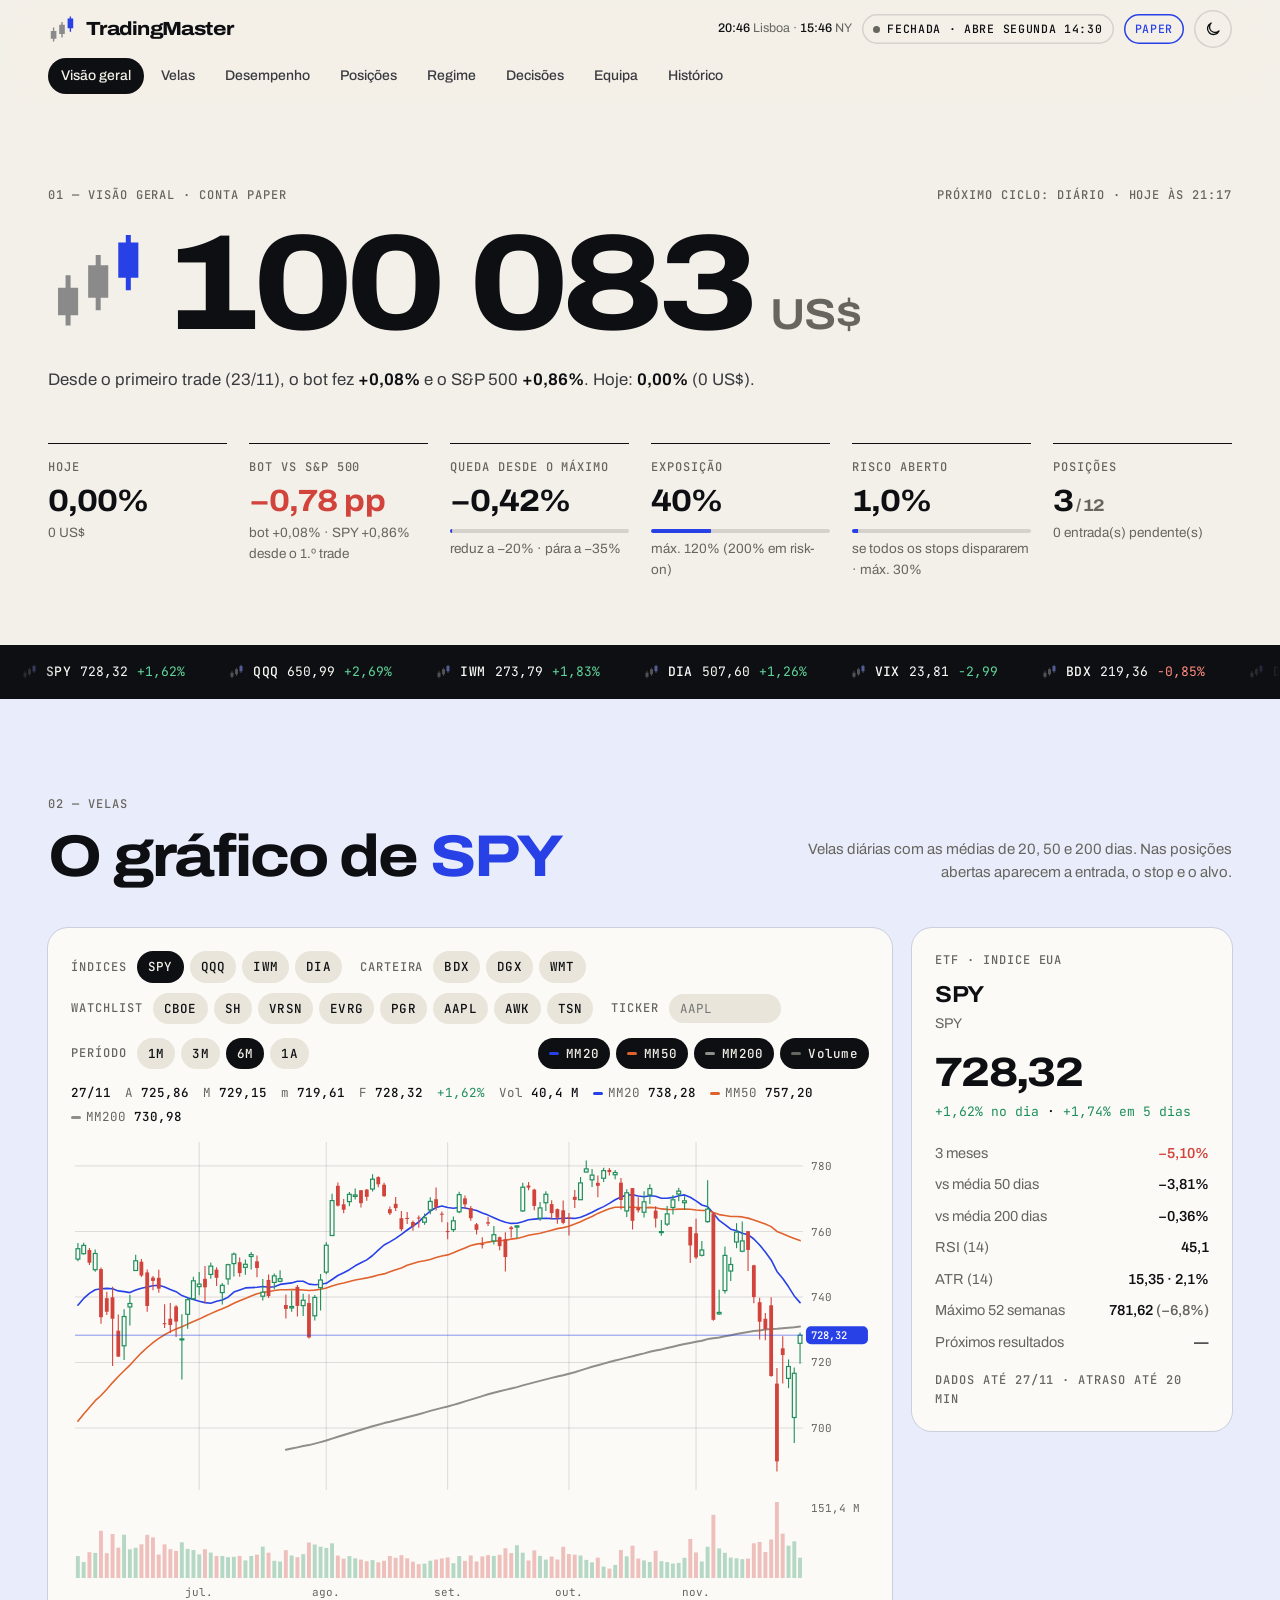
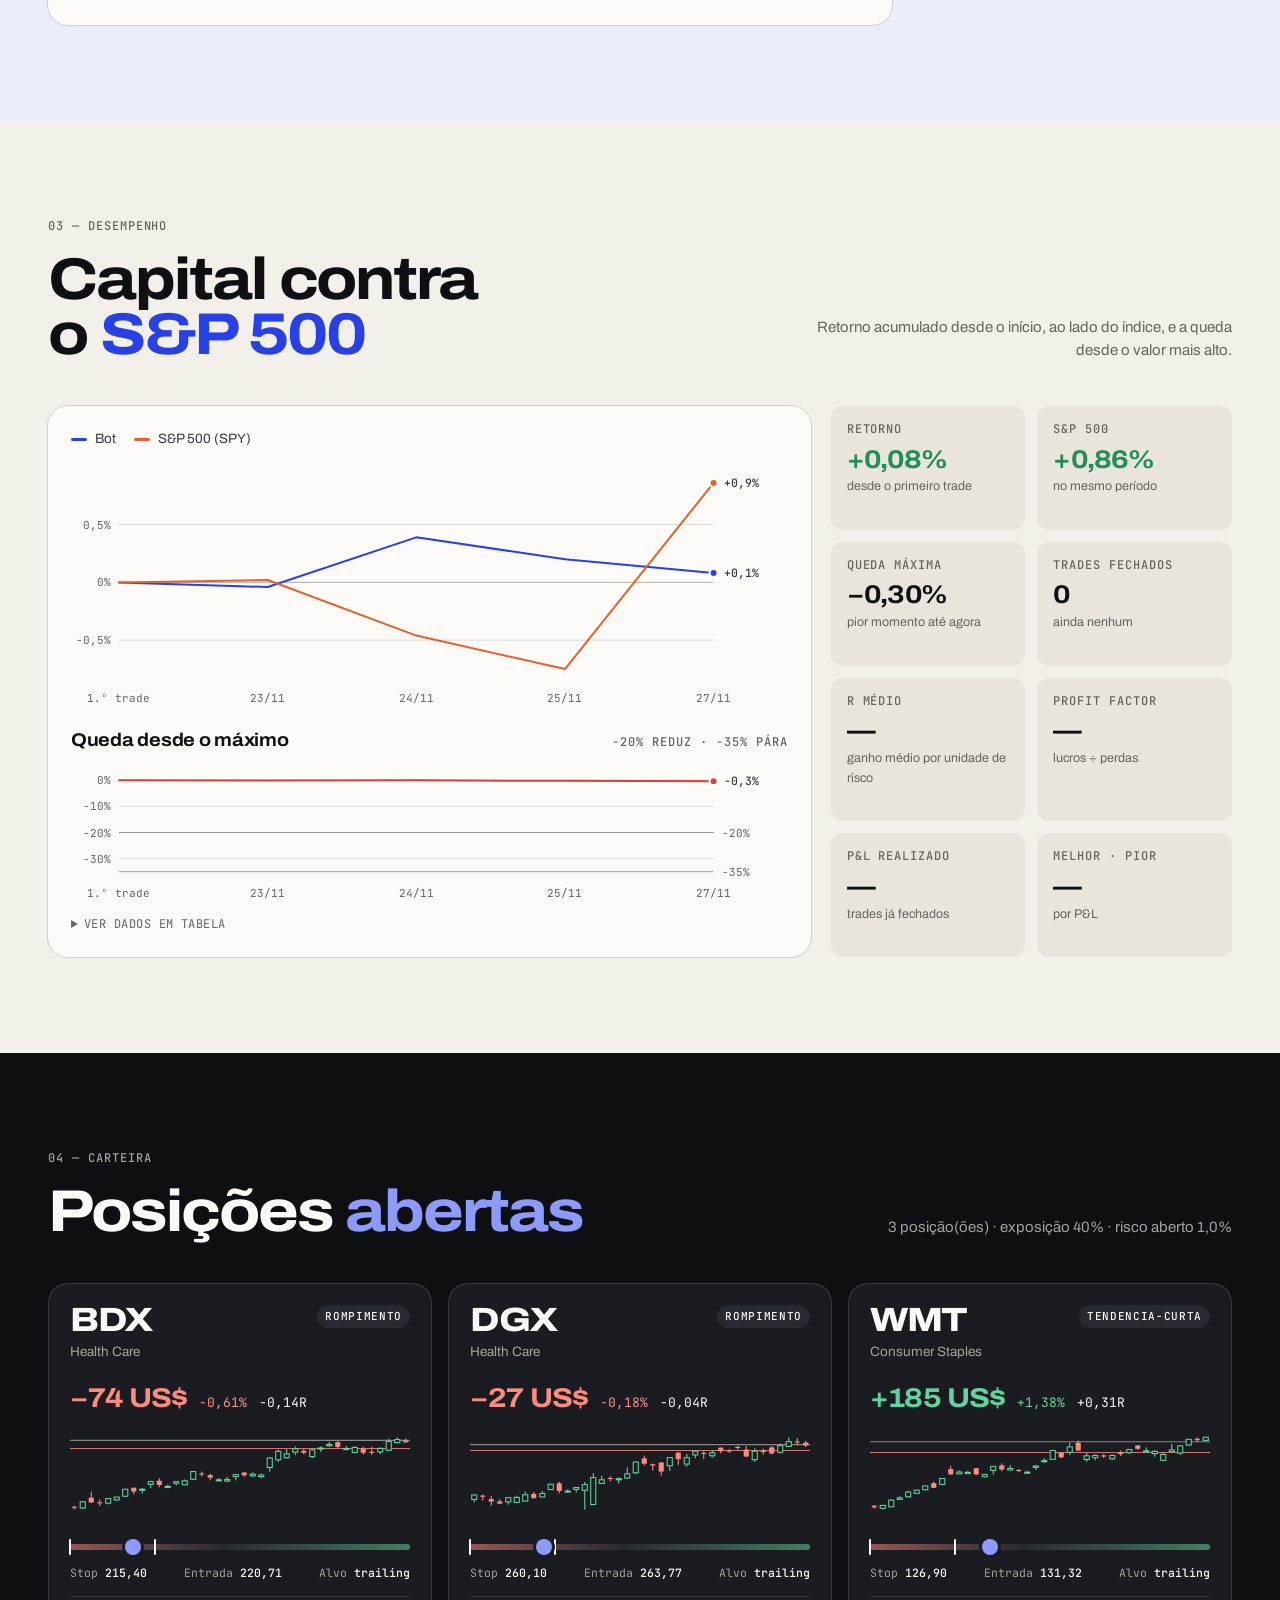
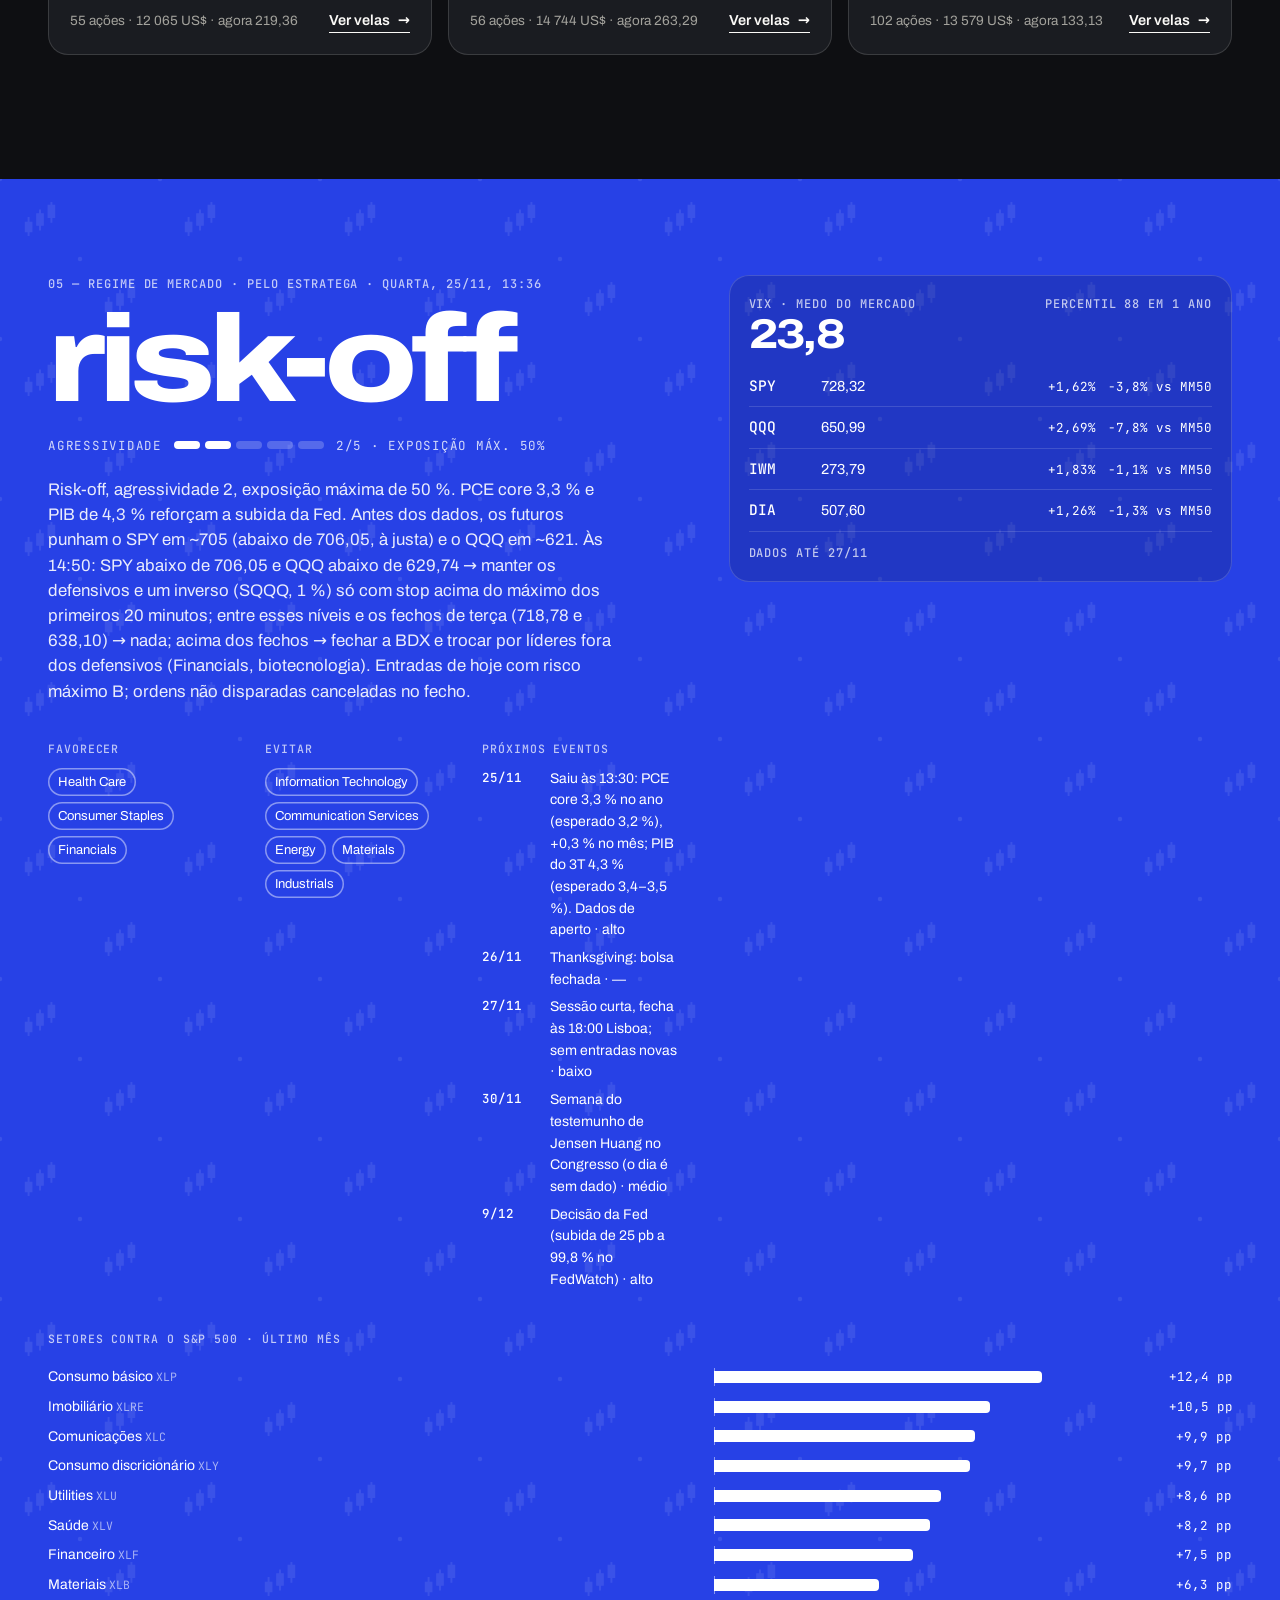
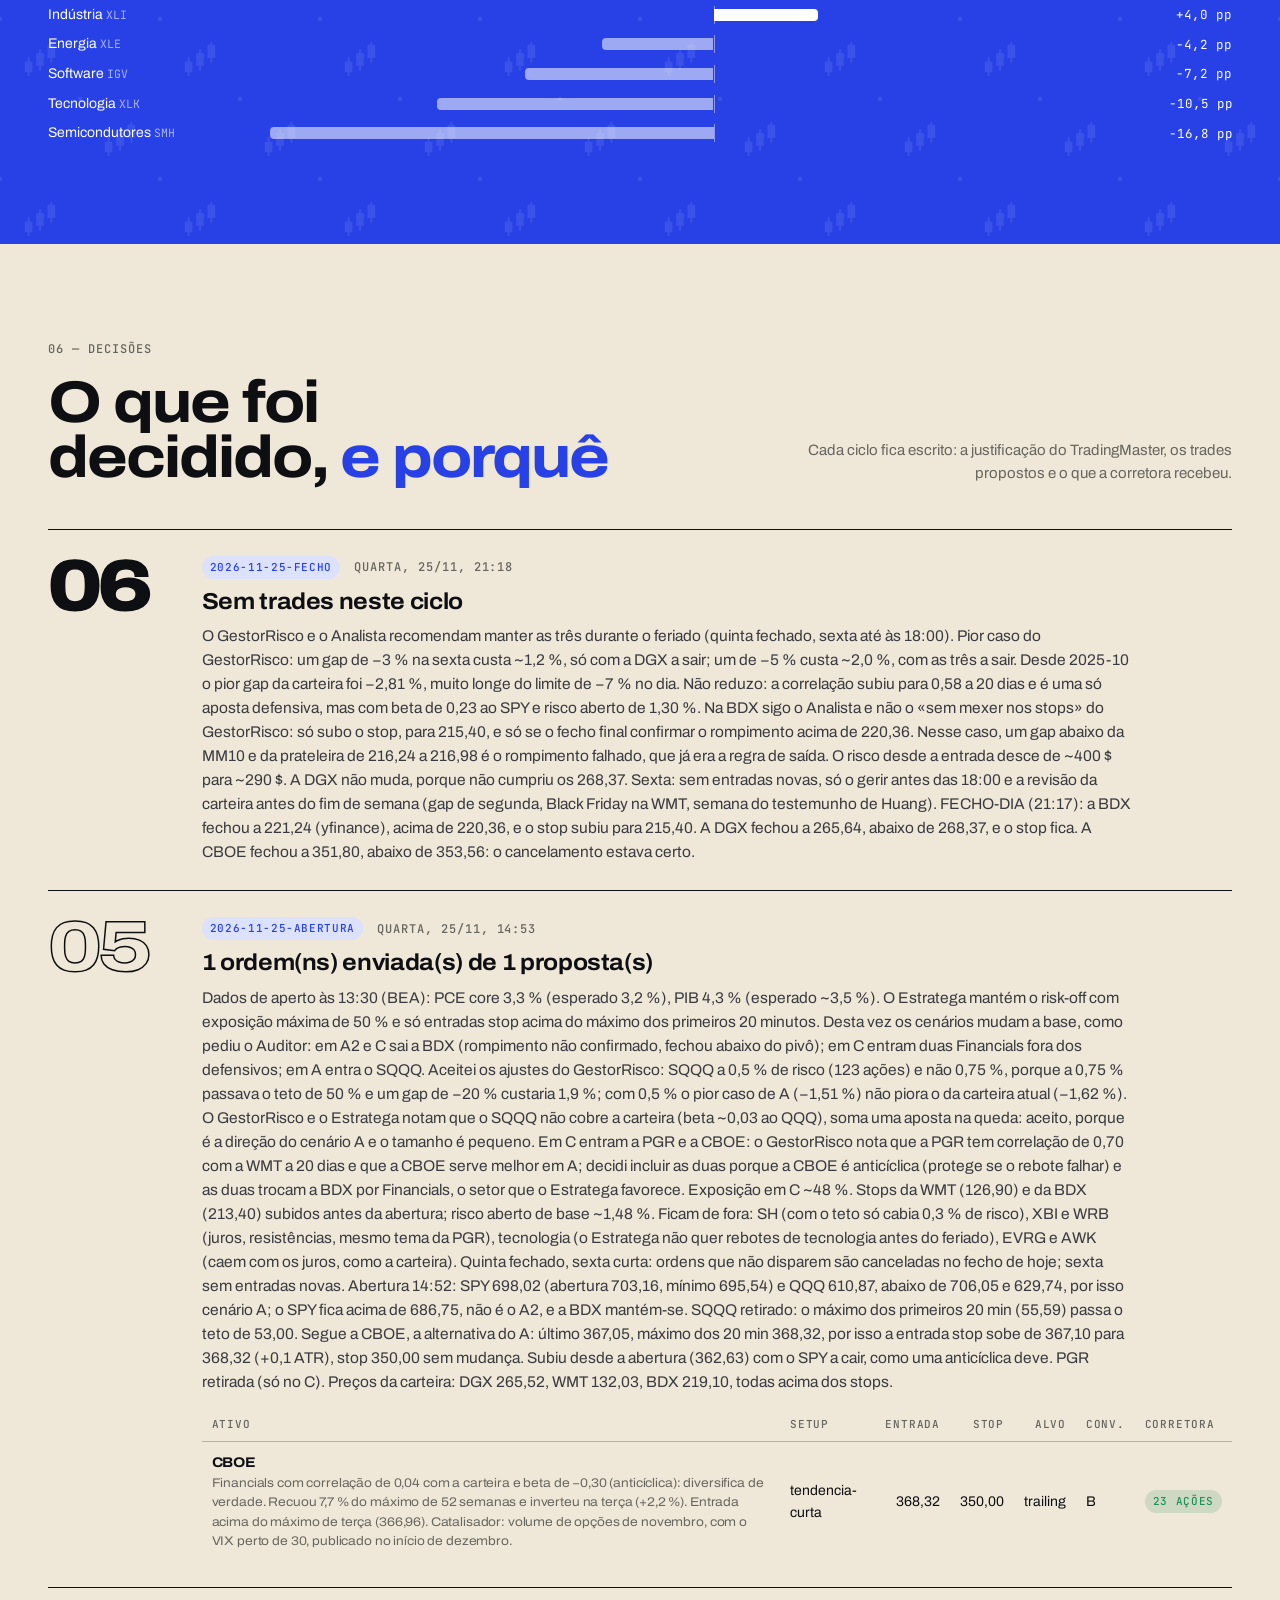
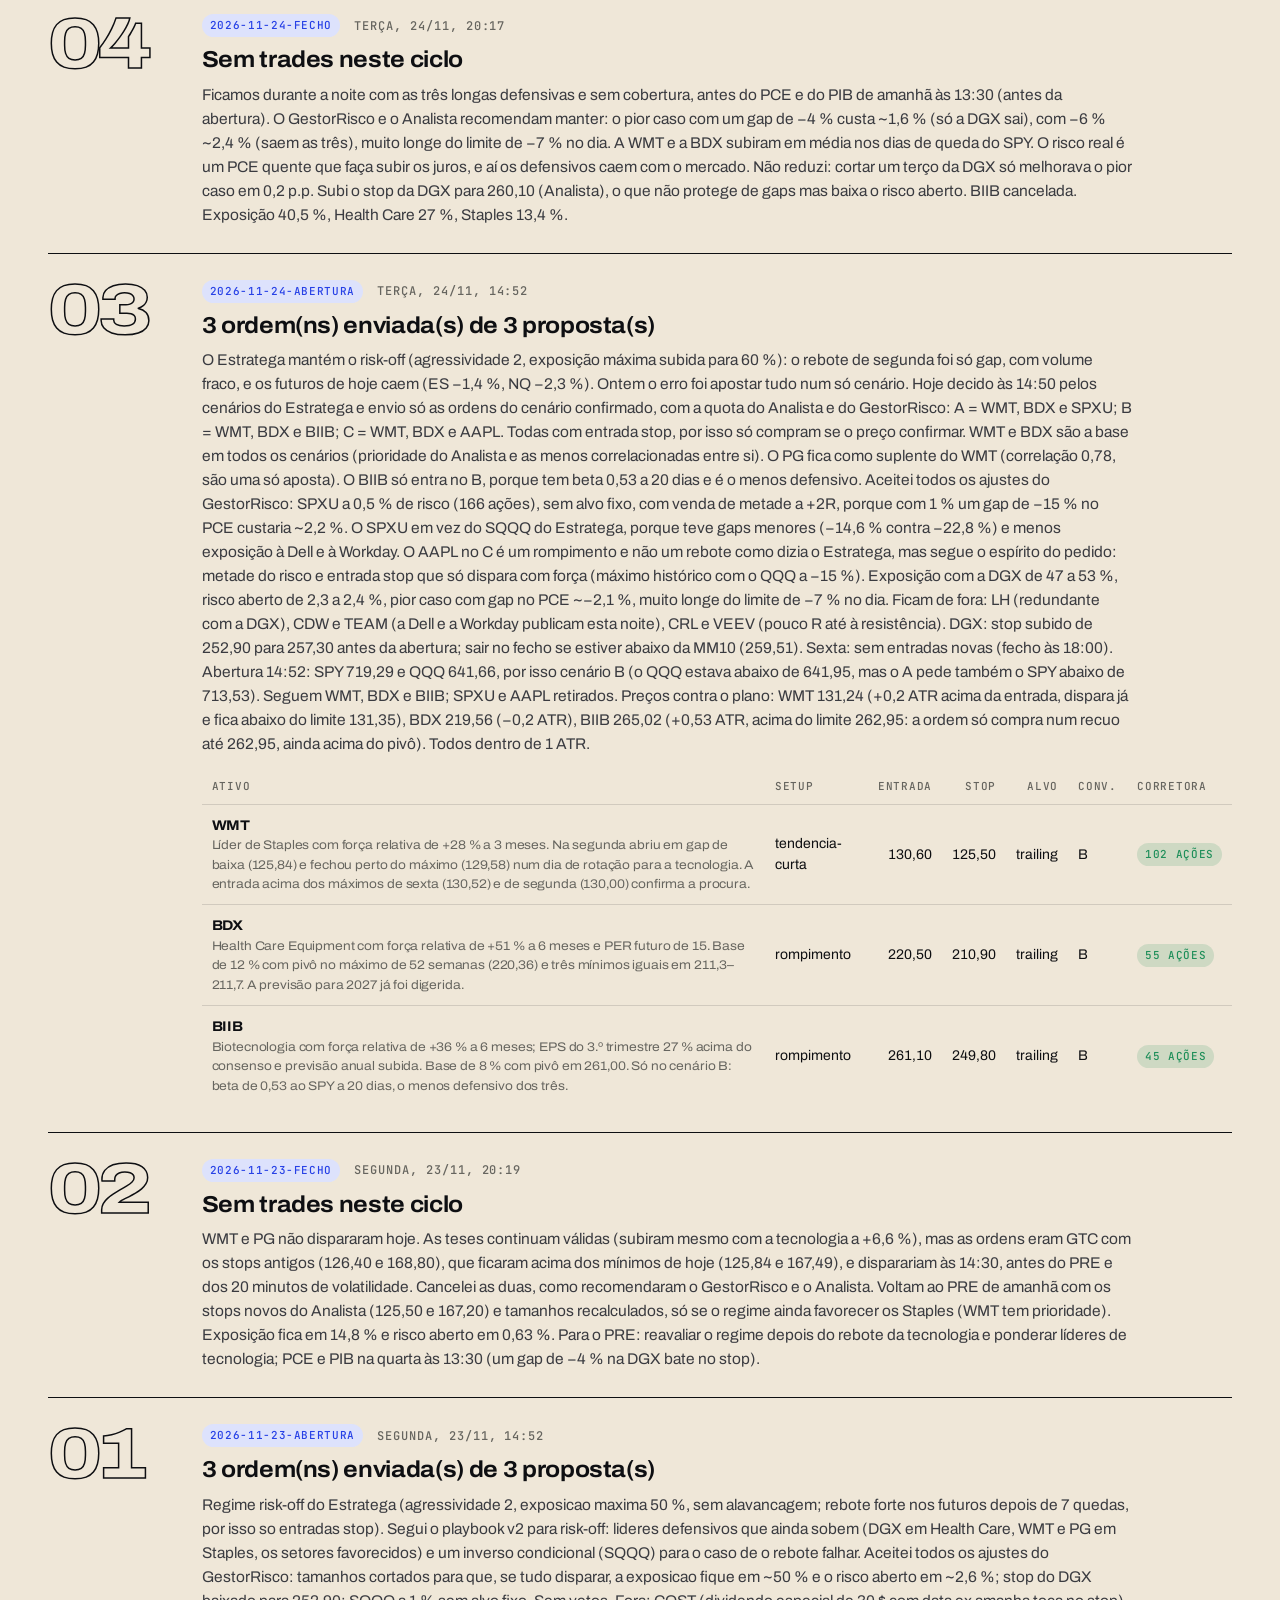
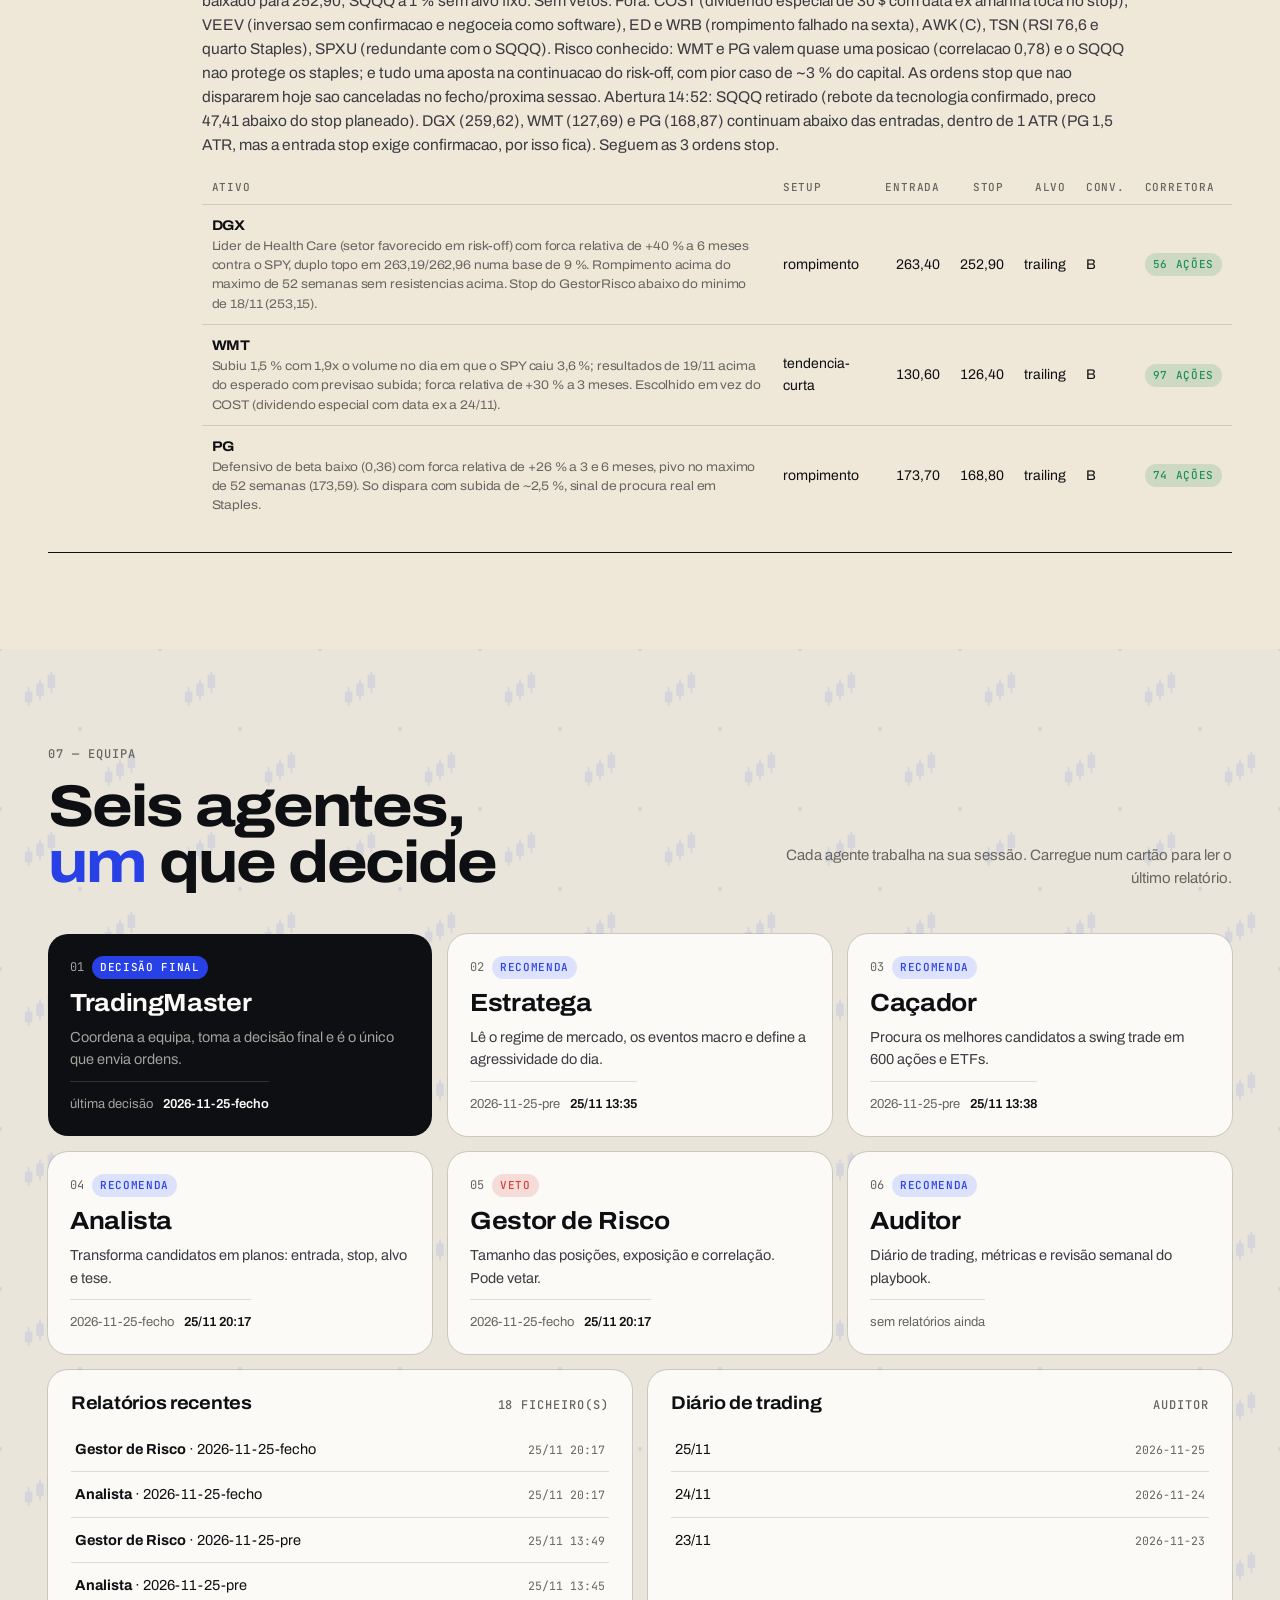
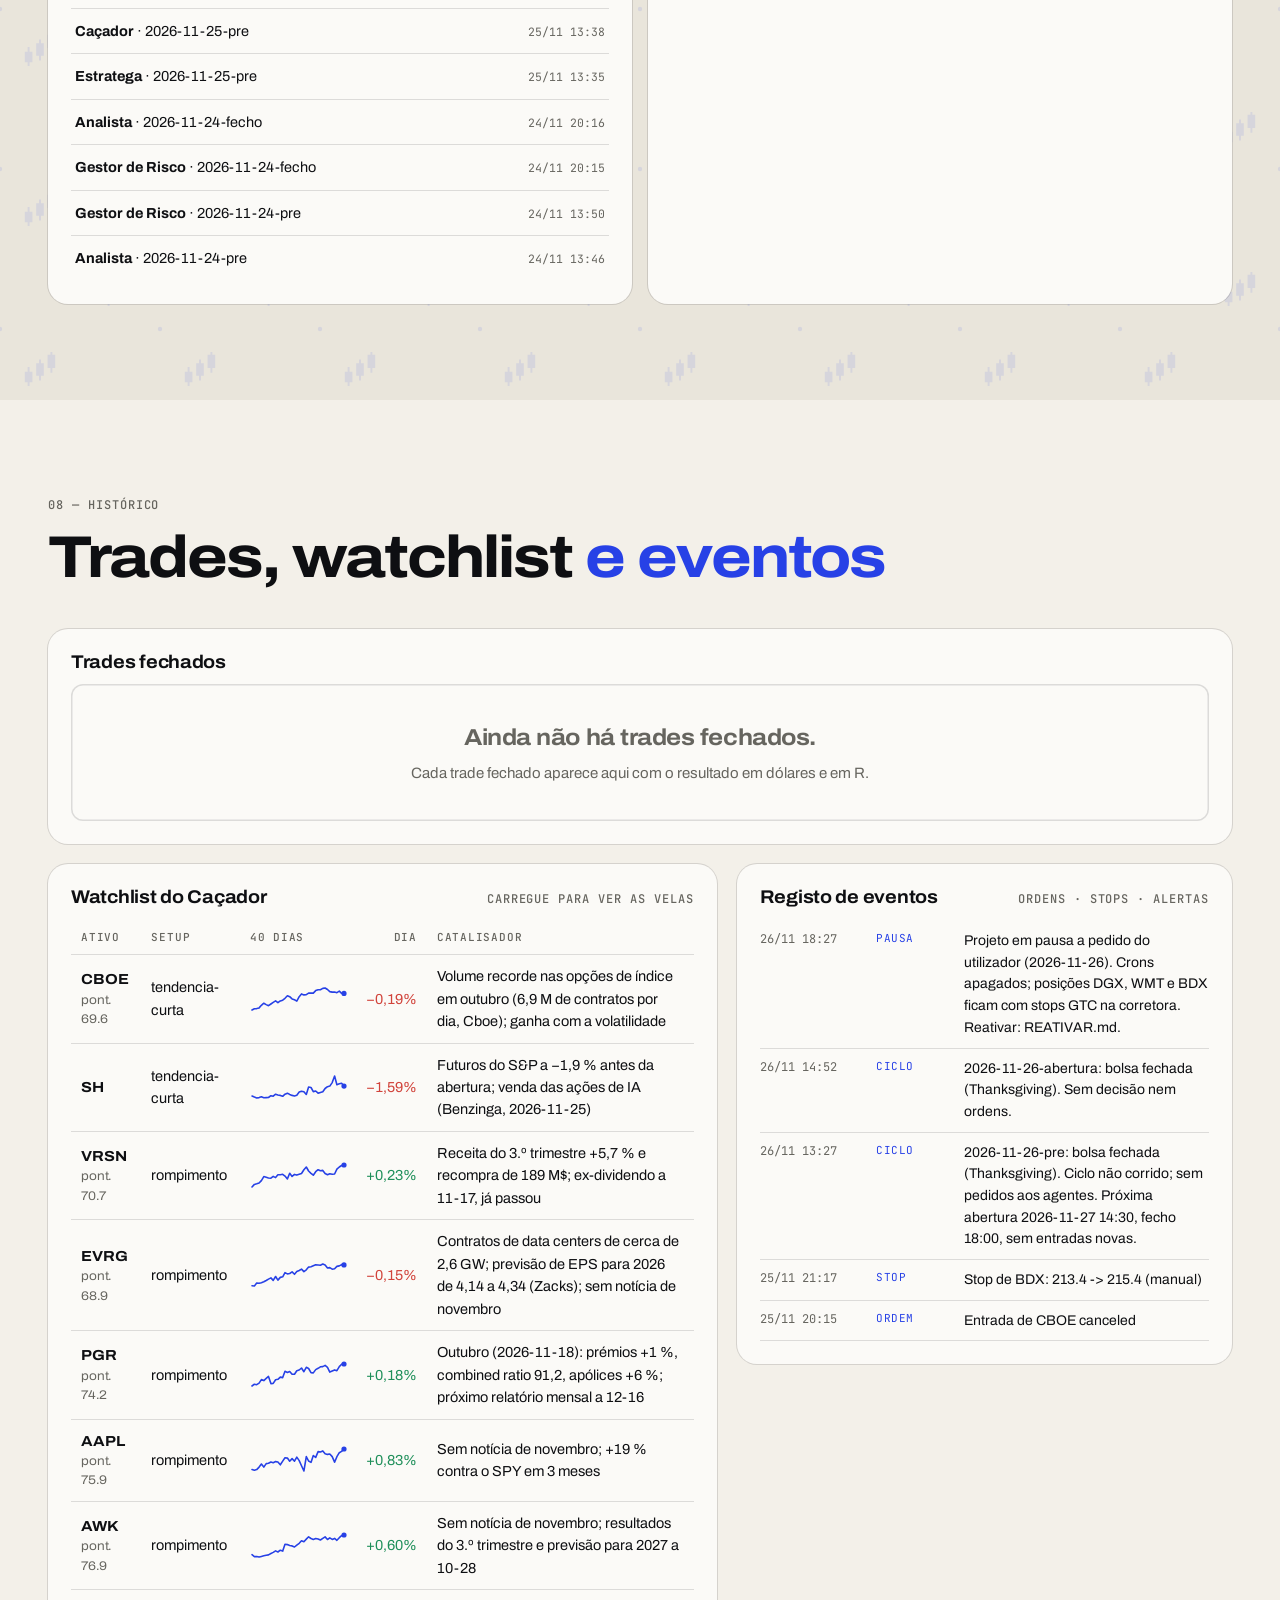
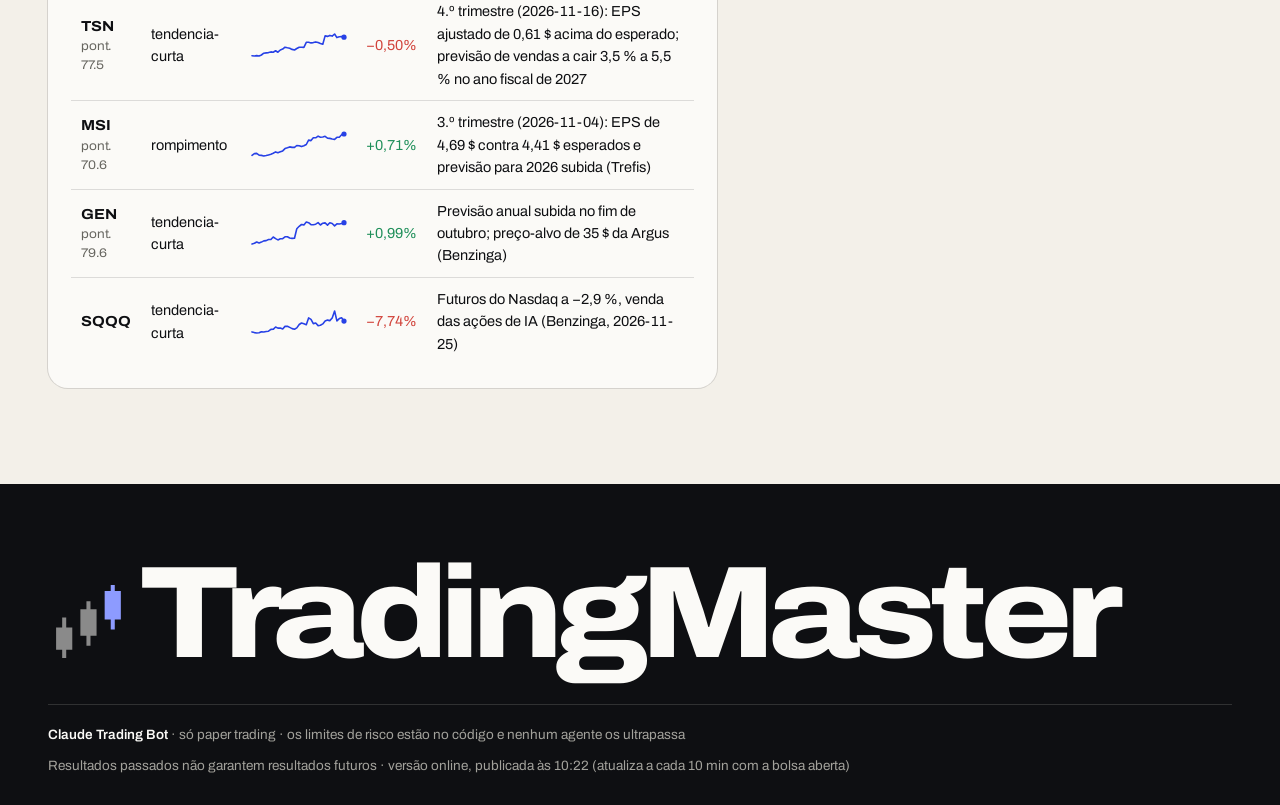
<file: index.html>
<!doctype html>
<html lang="pt-PT">
<head>
<meta charset="utf-8">
<meta name="viewport" content="width=device-width, initial-scale=1">
<meta name="tm-online" content="1">
<meta name="robots" content="noindex, nofollow">
<title>TradingMaster</title>
<meta name="description" content="Painel do Claude Trading Bot: capital, velas, posições, decisões e equipa de agentes. Só paper trading.">
<link rel="icon" href="static/mark.svg" type="image/svg+xml">
<link rel="preload" href="static/fonts/archivo-var-latin.woff2" as="font" type="font/woff2" crossorigin>
<link rel="stylesheet" href="static/app.css?v=9">
<script>
  document.documentElement.classList.add("js");
  var t = null; try { t = localStorage.getItem("tm-tema"); } catch (e) {}
  var q = new URLSearchParams(location.search).get("tema"); if (q === "light" || q === "dark") t = q;
  if (t) document.documentElement.dataset.theme = t;
</script>
</head>
<body>
<svg width="0" height="0" style="position:absolute" aria-hidden="true">
  <symbol id="mk" viewBox="0 0 40 40">
    <path class="m-1" d="M7 18h2v5h-2z M4 23h8v11H4z M7 34h2v4h-2z M19 10h2v4h-2z M16 14h8v13h-8z M19 27h2v5h-2z"/>
    <path class="m-2" d="M31 2h2v3h-2z M28 5h8v14h-8z M31 19h2v5h-2z"/>
  </symbol>
</svg>

<header class="hdr" id="hdr">
  <div class="w hdr__in">
    <a class="brand" href="#geral" aria-label="TradingMaster, início">
      <svg class="mark mark-anim" id="brandMark" viewBox="0 0 40 40" aria-hidden="true">
        <path class="m-1" d="M7 18h2v5h-2z M4 23h8v11H4z M7 34h2v4h-2z M19 10h2v4h-2z M16 14h8v13h-8z M19 27h2v5h-2z"/>
        <path class="m-2" d="M31 2h2v3h-2z M28 5h8v14h-8z M31 19h2v5h-2z"/>
      </svg>
      <span>TradingMaster</span>
    </a>
    <nav class="nav" aria-label="Secções">
      <a href="#geral">Visão geral</a><a href="#velas">Velas</a><a href="#desempenho">Desempenho</a>
      <a href="#posicoes">Posições</a><a href="#regime">Regime</a><a href="#decisoes">Decisões</a><a href="#equipa">Equipa</a><a href="#historico">Histórico</a>
    </nav>
    <div class="hdr__meta">
      <span class="clock"><b id="clkLis">--:--</b> Lisboa · <b id="clkNy">--:--</b> NY</span>
      <span class="pill" id="mkt"><i></i><span>Bolsa</span></span>
      <span class="pill pill--paper" title="Conta simulada: nenhuma ordem usa dinheiro real">Paper</span>
      <button class="theme-toggle" id="themeBtn" type="button" aria-label="Mudar entre tema claro e escuro">
        <svg class="i-moon" viewBox="0 0 24 24" fill="none" stroke="currentColor" stroke-width="1.8" stroke-linecap="round" stroke-linejoin="round"><path d="M20 14.5A8 8 0 1 1 9.5 4a6.5 6.5 0 0 0 10.5 10.5z"/></svg>
        <svg class="i-sun" viewBox="0 0 24 24" fill="none" stroke="currentColor" stroke-width="1.8" stroke-linecap="round"><circle cx="12" cy="12" r="4.2"/><path d="M12 2.5v2.2M12 19.3v2.2M2.5 12h2.2M19.3 12h2.2M5.3 5.3l1.6 1.6M17.1 17.1l1.6 1.6M5.3 18.7l1.6-1.6M17.1 6.9l1.6-1.6"/></svg>
      </button>
    </div>
  </div>
</header>

<main>
  <!-- 01 Visao geral -->
  <section class="hero" id="geral">
    <div class="w">
      <div class="alerts" id="alerts"></div>
      <div class="hero__top rv">
        <p class="label">01 — Visão geral · conta paper</p>
        <p class="label" id="nextCycle"></p>
      </div>
      <h1 class="hero__title rv" style="--d:.08s">
        <svg class="mark hero__mark mark-anim" id="heroMark" viewBox="0 0 40 40" aria-hidden="true">
          <path class="m-1" d="M7 18h2v5h-2z M4 23h8v11H4z M7 34h2v4h-2z M19 10h2v4h-2z M16 14h8v13h-8z M19 27h2v5h-2z"/>
          <path class="m-2" d="M31 2h2v3h-2z M28 5h8v14h-8z M31 19h2v5h-2z"/>
        </svg>
        <span id="heroCap">0</span><span class="hero__cur">US$</span>
      </h1>
      <p class="lead rv" style="--d:.16s" id="heroLead">A carregar a conta…</p>
      <div class="facts rv" style="--d:.24s" id="facts"></div>
    </div>
  </section>

  <div class="tape" aria-label="Cotações (atraso de até 20 minutos)"><div class="tape__track" id="tape"></div></div>

  <!-- 02 Velas -->
  <section class="sec sec--mist" id="velas">
    <div class="w">
      <div class="sec-head rv">
        <div><p class="label">02 — Velas</p><h2>O gráfico de <span class="accent" id="cvTitle">SPY</span></h2></div>
        <p class="sec-head__aside">Velas diárias com as médias de 20, 50 e 200 dias. Nas posições abertas aparecem a entrada, o stop e o alvo.</p>
      </div>
      <div class="cv rv" style="--d:.08s">
        <div class="card">
          <div class="cv__bar">
            <div class="cv__grp" id="grpIdx"><span class="label">Índices</span></div>
            <div class="cv__grp" id="grpPos"></div>
            <div class="cv__grp" id="grpWatch"></div>
            <form class="cv__grp" id="cvForm" autocomplete="off"><label class="label" for="cvSearch">Ticker</label><input class="cv__search" id="cvSearch" maxlength="10" placeholder="AAPL" spellcheck="false"></form>
          </div>
          <div class="cv__bar">
            <div class="cv__grp" id="grpRange" role="group" aria-label="Período"></div>
            <div class="cv__tools" id="grpTools" role="group" aria-label="Camadas do gráfico"></div>
          </div>
          <div class="cv__legend" id="cvLegend"></div>
          <div class="chart" id="candle"></div>
        </div>
        <aside class="card side" id="cvSide"></aside>
      </div>
    </div>
  </section>

  <!-- 03 Desempenho -->
  <section class="sec" id="desempenho">
    <div class="w">
      <div class="sec-head rv">
        <div><p class="label">03 — Desempenho</p><h2>Capital contra o <span class="accent">S&amp;P 500</span></h2></div>
        <p class="sec-head__aside" id="perfAside">Retorno acumulado desde o início, ao lado do índice, e a queda desde o valor mais alto.</p>
      </div>
      <div class="perf rv" style="--d:.08s">
        <div class="card">
          <div class="legend" id="eqLegend"></div>
          <div class="chart" id="eqChart"></div>
          <div class="card__t" style="margin-top:22px"><h3>Queda desde o máximo</h3><span class="label" id="ddLbl"></span></div>
          <div class="chart" id="ddChart"></div>
          <details class="tbl"><summary>Ver dados em tabela</summary><div class="scroll" id="eqTable"></div></details>
        </div>
        <div class="stats" id="stats"></div>
      </div>
    </div>
  </section>

  <!-- 04 Posicoes -->
  <section class="sec sec--ink" id="posicoes">
    <div class="w">
      <div class="sec-head rv">
        <div><p class="label">04 — Carteira</p><h2>Posições <span class="accent">abertas</span></h2></div>
        <p class="sec-head__aside" id="posAside">Cada posição tem stop na corretora desde o primeiro minuto.</p>
      </div>
      <div class="rv" style="--d:.08s" id="posGrid"></div>
      <div class="pend" id="pend"></div>
    </div>
  </section>

  <!-- 05 Regime -->
  <section class="sec sec--accent" id="regime">
    <div class="w">
      <div class="reg rv">
        <div id="regMain"></div>
        <div id="regMkt"></div>
      </div>
      <div class="bars rv" style="--d:.1s" id="regBars"></div>
    </div>
  </section>

  <!-- 06 Decisoes -->
  <section class="sec sec--sand" id="decisoes">
    <div class="w">
      <div class="sec-head rv">
        <div><p class="label">06 — Decisões</p><h2>O que foi decidido, <span class="accent">e porquê</span></h2></div>
        <p class="sec-head__aside">Cada ciclo fica escrito: a justificação do TradingMaster, os trades propostos e o que a corretora recebeu.</p>
      </div>
      <div class="tl rv" style="--d:.08s" id="decs"></div>
    </div>
  </section>

  <!-- 07 Equipa -->
  <section class="sec sec--pattern" id="equipa">
    <div class="w">
      <div class="sec-head rv">
        <div><p class="label">07 — Equipa</p><h2>Seis agentes, <span class="accent">um</span> que decide</h2></div>
        <p class="sec-head__aside">Cada agente trabalha na sua sessão. Carregue num cartão para ler o último relatório.</p>
      </div>
      <div class="team rv" style="--d:.08s" id="team"></div>
      <div class="docs rv" style="--d:.14s">
        <div class="card"><div class="card__t"><h3>Relatórios recentes</h3><span class="label" id="repCount"></span></div><div class="list" id="reports"></div></div>
        <div class="card"><div class="card__t"><h3>Diário de trading</h3><span class="label">Auditor</span></div><div class="list" id="diary"></div></div>
      </div>
    </div>
  </section>

  <!-- 08 Historico -->
  <section class="sec" id="historico">
    <div class="w">
      <div class="sec-head rv">
        <div><p class="label">08 — Histórico</p><h2>Trades, watchlist <span class="accent">e eventos</span></h2></div>
      </div>
      <div class="card rv" style="--d:.06s">
        <div class="card__t"><h3>Trades fechados</h3><span class="label" id="closedCount"></span></div>
        <div class="scroll" id="closed"></div>
      </div>
      <div class="hist rv" style="--d:.12s">
        <div class="card"><div class="card__t"><h3>Watchlist do Caçador</h3><span class="label">carregue para ver as velas</span></div><div class="scroll" id="watch"></div></div>
        <div class="card"><div class="card__t"><h3>Registo de eventos</h3><span class="label">ordens · stops · alertas</span></div><div class="log" id="events"></div></div>
      </div>
    </div>
  </section>
</main>

<footer class="site-footer">
  <div class="w">
    <p class="ft-word" aria-hidden="true"><svg class="mark" viewBox="0 0 40 40"><path class="m-1" d="M7 18h2v5h-2z M4 23h8v11H4z M7 34h2v4h-2z M19 10h2v4h-2z M16 14h8v13h-8z M19 27h2v5h-2z"/><path class="m-2" d="M31 2h2v3h-2z M28 5h8v14h-8z M31 19h2v5h-2z"/></svg>TradingMaster</p>
    <div class="ft-bottom">
      <span><b>Claude Trading Bot</b> · só paper trading · os limites de risco estão no código e nenhum agente os ultrapassa</span>
      <span>Resultados passados não garantem resultados futuros · <span id="ftSync">—</span></span>
    </div>
  </div>
</footer>

<dialog id="dlg" aria-labelledby="dlgTitle">
  <div class="dlg__hd"><h3 id="dlgTitle"></h3><button class="chip" type="button" id="dlgClose">Fechar</button></div>
  <div class="dlg__bd md" id="dlgBody"></div>
</dialog>

<script src="static/app.js?v=9" defer></script>
</body>
</html>
</file>
<file: static/app.css>
/* TradingMaster — painel no estilo Westsites (papel, tinta, um acento cobalto, tipografia larga) */
@font-face {
  font-family: "Archivo"; font-style: normal; font-weight: 100 900; font-stretch: 62% 125%; font-display: swap;
  src: url(fonts/archivo-var-latin.woff2) format("woff2");
}
@font-face {
  font-family: "JetBrains Mono"; font-style: normal; font-weight: 400 500; font-display: swap;
  src: url(fonts/jetbrains-mono-var-latin.woff2) format("woff2");
}

:root {
  color-scheme: light;
  --paper: #f3f0e9; --paper-2: #e9e5db; --white: #fbfaf7;
  --ink: #0e0f12; --ink-2: #1a1c21; --ink-soft: #3a3b40;
  --mute: #66655f; --line: rgba(14, 15, 18, .13);
  --accent: #2741e6; --accent-deep: #1b2fb8; --accent-tint: #dde2fc; --accent-light: #8d9bff;
  --mist: #e9edfb; --sand: #efe7d8;
  --band: #0e0f12; --band-2: #1a1c21; --band-3: #272a31; --band-ink: #fbfaf7; --band-mute: #a3a29c; --band-line: rgba(251, 250, 247, .14);
  --up: #1f8f5a; --down: #d1433b; --up-band: #5fd49b; --down-band: #ff8b7d;
  --spy: #e0622d; --dd: #d1433b; --m200: #8f8e89;
  --warn: #e08a1e;
  --mark-a: #8a8a8a;
  --f-sans: "Archivo", system-ui, -apple-system, "Segoe UI", Roboto, sans-serif;
  --f-mono: "JetBrains Mono", ui-monospace, "SFMono-Regular", Menlo, Consolas, monospace;
  --gutter: clamp(16px, 4vw, 48px); --maxw: 1400px; --hdr: 64px;
  --r: 12px; --r-lg: 20px;
  --ease: cubic-bezier(.2, .7, .1, 1); --ease-io: cubic-bezier(.7, 0, .2, 1);
  --fs-h2: clamp(2rem, 4.6vw, 4.1rem); --fs-h3: clamp(1.25rem, 1.8vw, 1.6rem);
  --fs-lead: clamp(1.05rem, 1.3vw, 1.25rem); --fs-xs: .75rem;
}
:root[data-theme="dark"] {
  color-scheme: dark;
  --paper: #171a20; --paper-2: #1d2027; --white: #1f232b;
  --ink: #eceef4; --ink-2: #d9dce5; --ink-soft: #c9ccd6;
  --mute: #9ea2ad; --line: rgba(255, 255, 255, .11);
  --accent: #4a62ff; --accent-deep: #3b52ee; --accent-tint: #232a52; --accent-light: #8d9bff;
  --mist: #0d0f13; --sand: #242833;
  --band: #08090c; --band-2: #12141a; --band-3: #1c1f26;
  --up: #5fd49b; --down: #ff8b7d; --spy: #f08a4b; --dd: #ff8b7d; --m200: #8b8f99;
  --mark-a: #7c7f88;
}
@media (prefers-color-scheme: dark) {
  :root:not([data-theme="light"]) {
    color-scheme: dark;
    --paper: #171a20; --paper-2: #1d2027; --white: #1f232b;
    --ink: #eceef4; --ink-2: #d9dce5; --ink-soft: #c9ccd6;
    --mute: #9ea2ad; --line: rgba(255, 255, 255, .11);
    --accent: #4a62ff; --accent-deep: #3b52ee; --accent-tint: #232a52; --accent-light: #8d9bff;
    --mist: #0d0f13; --sand: #242833;
    --band: #08090c; --band-2: #12141a; --band-3: #1c1f26;
    --up: #5fd49b; --down: #ff8b7d; --spy: #f08a4b; --dd: #ff8b7d; --m200: #8b8f99;
    --mark-a: #7c7f88;
  }
}

*, *::before, *::after { box-sizing: border-box; }
html { scroll-behavior: smooth; scroll-padding-top: calc(var(--hdr) + var(--hdr-nav, 0px) + 12px); -webkit-text-size-adjust: 100%; }
body {
  margin: 0; background: var(--paper); color: var(--ink);
  font-family: var(--f-sans); font-size: 16px; line-height: 1.55; font-stretch: 100%;
  -webkit-font-smoothing: antialiased; text-rendering: optimizeLegibility; overflow-x: hidden;
}
.w { width: min(100% - 2 * var(--gutter), var(--maxw)); margin-inline: auto; }
h1, h2, h3, .display { font-family: var(--f-sans); font-weight: 740; font-stretch: 114%; line-height: .94; letter-spacing: -.035em; margin: 0; text-wrap: balance; }
h2 { font-size: var(--fs-h2); }
h3 { font-size: var(--fs-h3); font-weight: 680; font-stretch: 108%; letter-spacing: -.015em; line-height: 1.1; }
p { margin: 0; }
a { color: inherit; }
button { font: inherit; color: inherit; }
.accent { color: var(--accent); }
.mono, .label { font-family: var(--f-mono); }
.label { font-size: var(--fs-xs); font-weight: 500; letter-spacing: .08em; text-transform: uppercase; color: var(--mute); }
.num { font-variant-numeric: tabular-nums; }
.up { color: var(--up); } .down { color: var(--down); }
.muted { color: var(--mute); }
:focus-visible { outline: 2px solid var(--accent); outline-offset: 3px; border-radius: 6px; }

/* ---------- Simbolo ---------- */
.mark { display: inline-block; width: 1em; height: 1em; flex: none; }
.mark .m-1 { fill: var(--mark-a); }
.mark .m-2 { fill: var(--accent); }
.mark-anim .m-1, .mark-anim .m-2 { transition: transform 1.4s var(--ease-io), opacity 1s ease; }
.js .mark-anim:not(.is-in) .m-1 { transform: translateX(-38%); opacity: 0; }
.js .mark-anim:not(.is-in) .m-2 { transform: translateX(38%); opacity: 0; }

/* ---------- Cabecalho ---------- */
.hdr {
  position: sticky; top: 0; z-index: 50; height: var(--hdr);
  background: color-mix(in srgb, var(--paper) 84%, transparent);
  -webkit-backdrop-filter: saturate(1.4) blur(14px); backdrop-filter: saturate(1.4) blur(14px);
  transition: box-shadow .3s;
}
.hdr.is-solid { box-shadow: 0 1px 0 var(--line); }
.hdr__in { height: 100%; display: flex; align-items: center; gap: 18px; }
.brand { display: inline-flex; align-items: center; gap: 10px; text-decoration: none; font-weight: 760; font-stretch: 116%; letter-spacing: -.03em; font-size: 19px; white-space: nowrap; }
.brand .mark { font-size: 28px; }
.nav { display: flex; gap: 2px; margin-left: 8px; position: relative; }
.nav a { white-space: nowrap; text-decoration: none; font-size: 14.5px; font-weight: 500; padding: 7px 11px; border-radius: 999px; color: var(--ink-soft); transition: background-color .25s, color .25s; }
.nav a:hover, .nav a.is-on { background: var(--paper-2); color: var(--ink); }
.hdr__meta { margin-left: auto; display: flex; align-items: center; gap: 10px; }
.clock { font-size: 12.5px; color: var(--mute); white-space: nowrap; }
.clock b { color: var(--ink); font-weight: 500; }
.pill { display: inline-flex; align-items: center; gap: 7px; font-family: var(--f-mono); font-size: 11.5px; font-weight: 500; letter-spacing: .06em; text-transform: uppercase; padding: 6px 11px; border-radius: 999px; box-shadow: inset 0 0 0 1.5px var(--line); white-space: nowrap; }
.pill i { width: 7px; height: 7px; border-radius: 50%; background: var(--mute); }
.pill.is-open i { background: var(--up); box-shadow: 0 0 0 4px color-mix(in srgb, var(--up) 22%, transparent); animation: pulse 2s ease-in-out infinite; }
.pill--paper { color: var(--accent); box-shadow: inset 0 0 0 1.5px var(--accent); }
@keyframes pulse { 50% { box-shadow: 0 0 0 7px color-mix(in srgb, var(--up) 0%, transparent); } }
.theme-toggle { width: 38px; height: 38px; border-radius: 50%; border: 0; background: transparent; box-shadow: inset 0 0 0 1.5px var(--line); cursor: pointer; display: grid; place-items: center; transition: transform .35s var(--ease), color .25s, box-shadow .25s; }
.theme-toggle:hover { color: var(--accent); box-shadow: inset 0 0 0 1.5px var(--accent); }
.theme-toggle:active { transform: rotate(-25deg) scale(.94); }
.theme-toggle svg { width: 18px; height: 18px; }
.theme-toggle .i-sun { display: none; }
:root[data-theme="dark"] .theme-toggle .i-sun { display: block; }
:root[data-theme="dark"] .theme-toggle .i-moon { display: none; }
@media (prefers-color-scheme: dark) {
  :root:not([data-theme="light"]) .theme-toggle .i-sun { display: block; }
  :root:not([data-theme="light"]) .theme-toggle .i-moon { display: none; }
}

/* ---------- Heroi ---------- */
.hero { padding: clamp(28px, 5vw, 64px) 0 clamp(40px, 5vw, 64px); position: relative; }
.hero__top { display: flex; flex-wrap: wrap; gap: 8px 22px; justify-content: space-between; align-items: baseline; }
.hero__title { display: flex; align-items: baseline; flex-wrap: wrap; gap: 0 .14em; font-size: clamp(3.1rem, 10.6vw, 10.2rem); font-weight: 780; font-stretch: 118%; line-height: .9; letter-spacing: -.05em; margin: 18px 0 22px; }
.hero__mark { font-size: .74em; transform: translateY(.02em); }
.hero__cur { font-size: .32em; font-weight: 620; letter-spacing: -.01em; color: var(--mute); font-stretch: 110%; }
.lead { font-size: var(--fs-lead); line-height: 1.5; color: var(--ink-soft); max-width: 46em; text-wrap: pretty; }
.lead b { color: var(--ink); font-weight: 650; }
.facts { display: grid; grid-template-columns: repeat(6, minmax(0, 1fr)); gap: 0 22px; margin-top: clamp(32px, 4vw, 52px); }
.fact { border-top: 1.5px solid var(--ink); padding-top: 14px; min-width: 0; }
.fact__v { font-size: clamp(1.55rem, 2.4vw, 2.25rem); font-weight: 720; font-stretch: 112%; letter-spacing: -.03em; line-height: 1.05; margin-top: 8px; white-space: nowrap; }
.fact__n { font-size: 13.5px; color: var(--mute); margin-top: 6px; }
.meter { height: 4px; border-radius: 4px; background: var(--line); margin-top: 12px; overflow: hidden; }
.meter i { display: block; height: 100%; border-radius: 4px; background: var(--accent); transform-origin: left; transition: transform 1.2s var(--ease); }
.meter.is-warn i { background: var(--warn); } .meter.is-crit i { background: var(--down); }
.alerts { display: grid; gap: 8px; margin-bottom: 18px; }
.alert { display: flex; gap: 12px; align-items: flex-start; padding: 12px 16px; border-radius: var(--r); background: var(--white); box-shadow: inset 0 0 0 1.5px var(--line); font-size: 15px; }
.alert .ic { flex: none; width: 20px; height: 20px; border-radius: 50%; display: grid; place-items: center; font-weight: 800; font-size: 12px; background: var(--warn); color: #0e0f12; }
.alert.is-crit { box-shadow: inset 0 0 0 1.5px var(--down); }
.alert.is-crit .ic { background: var(--down); color: #fff; }
.alert b { margin-right: 6px; }

/* ---------- Fita de cotacoes ---------- */
.tape { background: var(--band); color: var(--band-ink); overflow: hidden; height: 54px; display: flex; align-items: center; position: relative; }
.tape::before, .tape::after { content: ""; position: absolute; top: 0; bottom: 0; width: 60px; z-index: 1; pointer-events: none; }
.tape::before { left: 0; background: linear-gradient(90deg, var(--band), transparent); }
.tape::after { right: 0; background: linear-gradient(-90deg, var(--band), transparent); }
.tape__track { display: flex; width: max-content; animation: tape 70s linear infinite; }
.tape:hover .tape__track { animation-play-state: paused; }
.tape__item { display: inline-flex; align-items: center; gap: 9px; padding: 0 22px; font-family: var(--f-mono); font-size: 13px; white-space: nowrap; }
.tape__item b { font-weight: 500; letter-spacing: .03em; }
.tape__item .mark { font-size: 15px; opacity: .55; }
.tape__item .mark .m-2 { fill: var(--accent-light); }
.tape .up { color: var(--up-band); } .tape .down { color: var(--down-band); }
@keyframes tape { to { transform: translateX(-50%); } }

/* ---------- Seccoes ---------- */
.sec { padding: clamp(56px, 7.5vw, 104px) 0; position: relative; }
.sec--mist { background: var(--mist); }
.sec--sand { background: var(--sand); }
.sec--ink { background: var(--band); color: var(--band-ink); }
.sec--ink .label, .sec--ink .muted { color: var(--band-mute); }
.sec--ink .accent { color: var(--accent-light); }
.sec--ink .up { color: var(--up-band); } .sec--ink .down { color: var(--down-band); }
.sec--accent { background: var(--accent); color: #fff; overflow: hidden; }
.sec--accent .label { color: rgba(255, 255, 255, .72); }
.sec--accent::before { content: ""; position: absolute; inset: 0; background: url(pattern-light.svg) 0 0 / 160px 160px; opacity: .09; pointer-events: none; }
.sec--pattern { background: var(--paper-2); overflow: hidden; }
.sec--pattern::before { content: ""; position: absolute; inset: 0; background: url(pattern.svg) 0 0 / 160px 160px; opacity: .1; pointer-events: none; }
:root[data-theme="dark"] .sec--pattern::before { opacity: .14; }
.sec > .w { position: relative; }
.sec-head { display: grid; grid-template-columns: minmax(0, 1fr) auto; gap: 18px 32px; align-items: end; margin-bottom: clamp(26px, 3.4vw, 44px); }
.sec-head .label { margin-bottom: 16px; }
.sec-head__aside { max-width: 30em; color: var(--mute); font-size: 15px; text-align: right; }
.sec--ink .sec-head__aside { color: var(--band-mute); }
.sec--accent .sec-head__aside { color: rgba(255, 255, 255, .78); }

.card { background: var(--white); border-radius: var(--r-lg); box-shadow: 0 0 0 1px var(--line); padding: clamp(16px, 1.8vw, 24px); min-width: 0; }
:root[data-theme="dark"] .card { box-shadow: 0 0 0 1px var(--line), 0 30px 60px -40px rgba(0, 0, 0, .8); }
.empty { padding: 36px 20px; text-align: center; color: var(--mute); border-radius: var(--r); box-shadow: inset 0 0 0 1.5px var(--line); font-size: 15px; }
.sec--ink .empty { color: var(--band-mute); box-shadow: inset 0 0 0 1.5px var(--band-line); }
.empty b { display: block; font-size: var(--fs-h3); font-weight: 700; font-stretch: 110%; letter-spacing: -.02em; color: inherit; margin-bottom: 6px; }
.sec--ink .empty b { color: var(--band-ink); }

/* ---------- Botoes e chips ---------- */
.chip { border: 0; cursor: pointer; font-family: var(--f-mono); font-size: 12.5px; font-weight: 500; letter-spacing: .02em; padding: 6px 11px; border-radius: 999px; background: var(--paper-2); color: var(--ink); display: inline-flex; align-items: center; gap: 7px; transition: background-color .2s, color .2s, transform .25s var(--ease); white-space: nowrap; }
.chip:hover { background: var(--accent-tint); }
.chip:active { transform: scale(.96); }
.chip[aria-pressed="true"] { background: var(--ink); color: var(--paper); }
.chip .k { width: 10px; height: 3px; border-radius: 2px; }
.chip[aria-pressed="false"] .k { opacity: .35; }
.link { white-space: nowrap; display: inline-flex; align-items: center; gap: 8px; border: 0; background: none; padding: 0 0 2px; cursor: pointer; font-weight: 600; font-size: 14.5px; text-decoration: none; background-image: linear-gradient(currentColor, currentColor); background-size: 100% 1.5px; background-repeat: no-repeat; background-position: 0 100%; transition: background-size .45s var(--ease); }
.link:hover { background-size: 0 1.5px; background-position: 100% 100%; }
.link .ar { transition: transform .4s var(--ease); }
.link:hover .ar { transform: translateX(4px); }
.tag { display: inline-flex; align-items: center; gap: 6px; font-family: var(--f-mono); font-size: 11px; font-weight: 500; letter-spacing: .06em; text-transform: uppercase; padding: 3px 8px; border-radius: 999px; background: var(--paper-2); color: var(--ink-soft); white-space: nowrap; }
.tag--ok { background: color-mix(in srgb, var(--up) 16%, transparent); color: var(--up); }
.tag--bad { background: color-mix(in srgb, var(--down) 16%, transparent); color: var(--down); }
.tag--acc { background: var(--accent-tint); color: var(--accent); }
:root[data-theme="dark"] .tag--acc { color: var(--accent-light); }
.sec--ink .tag { background: var(--band-3); color: var(--band-ink); }

/* ---------- Velas ---------- */
.cv { display: grid; grid-template-columns: minmax(0, 1fr) 320px; gap: 20px; align-items: start; }
.cv__bar { display: flex; flex-wrap: wrap; gap: 10px 18px; align-items: center; margin-bottom: 14px; }
.cv__grp { display: flex; flex-wrap: wrap; gap: 6px; align-items: center; }
.cv__grp > .label { margin-right: 4px; }
.cv__search { font-family: var(--f-mono); font-size: 12.5px; text-transform: uppercase; width: 112px; padding: 6px 11px; border-radius: 999px; border: 0; background: var(--paper-2); color: var(--ink); box-shadow: inset 0 0 0 1.5px transparent; }
.cv__search:focus { outline: none; box-shadow: inset 0 0 0 1.5px var(--accent); }
.cv__tools { display: flex; gap: 6px; flex-wrap: wrap; margin-left: auto; }
.cv__legend { font-family: var(--f-mono); font-size: 12.5px; color: var(--mute); display: flex; flex-wrap: wrap; gap: 4px 14px; min-height: 20px; margin-bottom: 6px; font-variant-numeric: tabular-nums; }
.cv__legend b { color: var(--ink); font-weight: 500; }
.chart { position: relative; width: 100%; user-select: none; -webkit-user-select: none; touch-action: pan-y; }
.chart svg { display: block; width: 100%; overflow: visible; }
.chart text { font-family: var(--f-mono); font-size: 11px; fill: var(--mute); font-variant-numeric: tabular-nums; }
.chart .t-chip { fill: #fff; font-size: 10.5px; font-weight: 500; }
.chart .t-end { fill: var(--ink-soft); font-size: 11.5px; font-weight: 500; }
.chart.is-loading { opacity: .45; transition: opacity .2s; }
.side h3 { margin-top: 2px; }
.side__name { color: var(--mute); font-size: 14px; margin-top: 6px; }
.side__price { font-size: clamp(2.2rem, 3.2vw, 2.9rem); font-weight: 760; font-stretch: 114%; letter-spacing: -.04em; line-height: 1; margin-top: 18px; }
.side__chg { font-family: var(--f-mono); font-size: 13px; margin-top: 8px; }
.kv { display: grid; grid-template-columns: 1fr auto; gap: 9px 12px; margin: 20px 0 0; font-size: 14.5px; }
.kv dt { color: var(--mute); }
.kv dd { margin: 0; text-align: right; font-variant-numeric: tabular-nums; font-weight: 550; }
.side__lv { margin-top: 18px; padding-top: 16px; border-top: 1px solid var(--line); }

/* ---------- Desempenho ---------- */
.perf { display: grid; grid-template-columns: minmax(0, 1.9fr) minmax(260px, 1fr); gap: 20px; align-items: stretch; }
.legend { display: flex; flex-wrap: wrap; gap: 6px 18px; font-size: 13.5px; color: var(--ink-soft); margin-bottom: 8px; }
.legend span { display: inline-flex; align-items: center; gap: 8px; }
.legend i { width: 16px; height: 3px; border-radius: 2px; }
.card__t { display: flex; flex-wrap: wrap; justify-content: space-between; align-items: baseline; gap: 4px 12px; margin-bottom: 12px; }
.card__t h3 { font-size: 1.15rem; }
.stats { display: grid; grid-template-columns: 1fr 1fr; gap: 12px; }
.stat { background: var(--paper-2); border-radius: var(--r); padding: 14px 16px; min-width: 0; }
.stat__v { font-size: clamp(1.4rem, 2vw, 1.85rem); font-weight: 720; font-stretch: 112%; letter-spacing: -.03em; line-height: 1.05; margin-top: 8px; white-space: nowrap; }
.stat__n { font-size: 12.5px; color: var(--mute); margin-top: 4px; }
details.tbl { margin-top: 12px; font-size: 14px; }
details.tbl summary { cursor: pointer; color: var(--mute); font-family: var(--f-mono); font-size: 12px; letter-spacing: .04em; text-transform: uppercase; }

/* ---------- Tabelas ---------- */
.scroll { overflow-x: auto; -webkit-overflow-scrolling: touch; }
table { width: 100%; border-collapse: collapse; font-size: 14.5px; }
th { text-align: left; font-family: var(--f-mono); font-size: 11px; font-weight: 500; letter-spacing: .07em; text-transform: uppercase; color: var(--mute); padding: 8px 10px; border-bottom: 1.5px solid var(--line); white-space: nowrap; }
td { padding: 10px; border-bottom: 1px solid var(--line); vertical-align: middle; }
td.n, th.n { text-align: right; font-variant-numeric: tabular-nums; white-space: nowrap; }
tr:last-child td { border-bottom: 0; }
tbody tr { transition: background-color .2s; }
tbody tr.is-click { cursor: pointer; }
tbody tr.is-click:hover { background: var(--paper-2); }
.tk { font-weight: 700; font-stretch: 110%; letter-spacing: -.01em; }
.sub { display: block; font-size: 12.5px; color: var(--mute); font-weight: 400; }
.sec--ink th { color: var(--band-mute); border-color: var(--band-line); }
.sec--ink td { border-color: var(--band-line); }

/* ---------- Posicoes ---------- */
.pos-grid { display: grid; grid-template-columns: repeat(auto-fill, minmax(330px, 1fr)); gap: 16px; }
.pcard { background: var(--band-2); border-radius: var(--r-lg); padding: 22px; box-shadow: inset 0 0 0 1px var(--band-line); display: flex; flex-direction: column; gap: 14px; min-width: 0; }
.pcard__top { display: flex; justify-content: space-between; align-items: flex-start; gap: 10px; }
.pcard__tk { font-size: 2.1rem; font-weight: 780; font-stretch: 118%; letter-spacing: -.04em; line-height: .95; }
.pcard__nm { color: var(--band-mute); font-size: 13.5px; margin-top: 6px; }
.pcard__pl { display: flex; align-items: baseline; gap: 12px; flex-wrap: wrap; }
.pcard__pl b { font-size: 1.7rem; font-weight: 720; font-stretch: 112%; letter-spacing: -.03em; }
.pcard__pl span { font-family: var(--f-mono); font-size: 13px; }
.ruler { position: relative; height: 34px; margin-top: 4px; }
.ruler__track { position: absolute; left: 0; right: 0; top: 14px; height: 6px; border-radius: 6px; background: linear-gradient(90deg, color-mix(in srgb, var(--down-band) 55%, transparent), var(--band-3) 45%, color-mix(in srgb, var(--up-band) 55%, transparent)); }
.ruler__tick { position: absolute; top: 9px; width: 2px; height: 16px; background: var(--band-ink); border-radius: 2px; transform: translateX(-1px); }
.ruler__now { position: absolute; top: 9px; width: 16px; height: 16px; border-radius: 50%; background: var(--accent-light); box-shadow: 0 0 0 3px var(--band-2); transform: translateX(-8px); transition: left 1s var(--ease); }
.ruler__lbl { display: flex; justify-content: space-between; font-family: var(--f-mono); font-size: 11.5px; color: var(--band-mute); gap: 8px; }
.ruler__lbl b { color: var(--band-ink); font-weight: 500; }
.pcard__foot { display: flex; flex-wrap: wrap; justify-content: space-between; align-items: center; gap: 10px; padding-top: 12px; border-top: 1px solid var(--band-line); font-size: 13.5px; color: var(--band-mute); }
.pcard__foot .link { color: var(--band-ink); }
.pend { margin-top: 28px; }

/* ---------- Regime ---------- */
.reg { display: grid; grid-template-columns: minmax(0, 1.25fr) minmax(280px, 1fr); gap: clamp(28px, 4vw, 64px); align-items: start; }
.reg__word { font-size: clamp(3.4rem, 9.6vw, 8.6rem); font-weight: 800; font-stretch: 122%; letter-spacing: -.055em; line-height: .86; margin: 14px 0 22px; text-transform: lowercase; }
.reg__aggr { display: flex; flex-wrap: wrap; align-items: center; gap: 8px 12px; font-family: var(--f-mono); font-size: 12.5px; letter-spacing: .06em; text-transform: uppercase; color: rgba(255, 255, 255, .8); }
.reg__aggr span { display: inline-flex; gap: 5px; }
.reg__aggr i { width: 26px; height: 8px; border-radius: 4px; background: rgba(255, 255, 255, .22); }
.reg__aggr i.on { background: #fff; }
.reg__lead { font-size: var(--fs-lead); line-height: 1.5; color: rgba(255, 255, 255, .9); margin-top: 22px; max-width: 34em; }
.reg__cols { display: grid; grid-template-columns: repeat(3, minmax(0, 1fr)); gap: 22px; margin-top: 36px; }
.reg__cols h4 { font-family: var(--f-mono); font-size: 11.5px; font-weight: 500; letter-spacing: .08em; text-transform: uppercase; color: rgba(255, 255, 255, .7); margin: 0 0 10px; }
.reg__chips { display: flex; flex-wrap: wrap; gap: 6px; }
.reg__chips span { font-size: 13px; padding: 4px 10px; border-radius: 999px; box-shadow: inset 0 0 0 1.5px rgba(255, 255, 255, .45); }
.reg__ev { font-size: 14px; display: grid; gap: 6px; }
.reg__ev div { display: flex; gap: 10px; }
.reg__ev b { font-family: var(--f-mono); font-weight: 500; font-size: 12.5px; min-width: 4.6em; }
.mkt { background: rgba(8, 12, 40, .18); border-radius: var(--r-lg); padding: 20px; box-shadow: inset 0 0 0 1px rgba(255, 255, 255, .16); }
.mkt__row { display: grid; grid-template-columns: 4.2em 1fr auto auto; gap: 12px; align-items: baseline; padding: 9px 0; border-bottom: 1px solid rgba(255, 255, 255, .14); font-variant-numeric: tabular-nums; font-size: 14.5px; }
.mkt__row:last-child { border-bottom: 0; }
.mkt__row b { font-family: var(--f-mono); font-weight: 500; }
.mkt__row .c { font-family: var(--f-mono); font-size: 12.5px; }
.mkt__vix { display: flex; align-items: baseline; justify-content: space-between; gap: 10px; margin-bottom: 10px; }
.mkt__vix strong { font-size: 2.6rem; font-weight: 760; font-stretch: 114%; letter-spacing: -.04em; line-height: 1; }
.bars { margin-top: 40px; }
.bars h4 { font-family: var(--f-mono); font-size: 11.5px; font-weight: 500; letter-spacing: .08em; text-transform: uppercase; color: rgba(255, 255, 255, .72); margin: 0 0 14px; }
.bar { display: grid; grid-template-columns: 15em minmax(0, 1fr) 4.5em; gap: 12px; align-items: center; font-size: 14px; padding: 4px 0; }
.bar__track { position: relative; height: 12px; }
.bar__track::before { content: ""; position: absolute; left: 50%; top: -3px; bottom: -3px; width: 1px; background: rgba(255, 255, 255, .45); }
.bar__fill { position: absolute; top: 0; height: 12px; background: #fff; border-radius: 0 4px 4px 0; transform-origin: left; }
.bar__fill.neg { background: rgba(255, 255, 255, .55); border-radius: 4px 0 0 4px; transform-origin: right; }
.bar__v { font-family: var(--f-mono); font-size: 12.5px; text-align: right; font-variant-numeric: tabular-nums; white-space: nowrap; }
.sec--accent .link { color: #fff; }

/* ---------- Decisoes ---------- */
.tl { display: grid; gap: 0; }
.dec { display: grid; grid-template-columns: clamp(64px, 9vw, 120px) minmax(0, 1fr); gap: clamp(14px, 3vw, 40px); padding: 26px 0; border-top: 1.5px solid var(--ink); }
.dec:last-child { border-bottom: 1.5px solid var(--ink); }
.dec__n { font-size: clamp(2.6rem, 5.6vw, 4.6rem); font-weight: 800; font-stretch: 120%; letter-spacing: -.05em; line-height: .85; color: transparent; -webkit-text-stroke: 1.5px var(--ink); transition: color .6s var(--ease); }
.dec:hover .dec__n, .dec.is-first .dec__n { color: var(--ink); }
.dec__meta { display: flex; flex-wrap: wrap; gap: 8px 14px; align-items: center; }
.dec__title { font-size: var(--fs-h3); margin: 10px 0 10px; }
.dec__just { color: var(--ink-soft); max-width: 60em; white-space: pre-wrap; font-size: 15.5px; }
.dec .scroll { margin-top: 14px; }
.dec table { font-size: 14px; }

/* ---------- Equipa ---------- */
.team { display: grid; grid-template-columns: repeat(3, minmax(0, 1fr)); gap: 16px; }
.agent { text-align: left; border: 0; cursor: pointer; background: var(--white); border-radius: var(--r-lg); padding: 22px; box-shadow: 0 0 0 1px var(--line); display: flex; flex-direction: column; gap: 10px; min-height: 196px; transition: transform .45s var(--ease), box-shadow .3s; }
.agent:hover { transform: translateY(-4px); box-shadow: 0 0 0 1px var(--line), 0 24px 40px -28px rgba(14, 15, 18, .45); }
.agent[disabled] { cursor: default; }
.agent[disabled]:hover { transform: none; }
.agent__top { display: flex; justify-content: space-between; align-items: center; gap: 8px; }
.agent__n { font-family: var(--f-mono); font-size: 12px; color: var(--mute); }
.agent h3 { font-size: 1.55rem; }
.agent p { color: var(--ink-soft); font-size: 14.5px; }
.agent__last { margin-top: auto; padding-top: 12px; border-top: 1px solid var(--line); font-size: 13px; color: var(--mute); display: flex; justify-content: space-between; gap: 10px; }
.agent__last b { color: var(--ink); font-weight: 600; }
.agent--boss { background: var(--band); color: var(--band-ink); box-shadow: none; }
.agent--boss p { color: var(--band-mute); }
.agent--boss .agent__n, .agent--boss .agent__last { color: var(--band-mute); border-color: var(--band-line); }
.agent--boss .agent__last b { color: var(--band-ink); }
.agent--boss .tag { background: var(--accent); color: #fff; }
.docs { display: grid; grid-template-columns: repeat(2, minmax(0, 1fr)); gap: 16px; margin-top: 16px; }
.list { display: grid; }
.list button { all: unset; cursor: pointer; display: flex; justify-content: space-between; align-items: baseline; gap: 12px; padding: 11px 4px; border-bottom: 1px solid var(--line); font-size: 14.5px; transition: padding .3s var(--ease), color .2s; }
.list button:last-child { border-bottom: 0; }
.list button:hover { color: var(--accent); padding-left: 10px; }
.list button:focus-visible { outline: 2px solid var(--accent); outline-offset: 2px; }
.list .when { font-family: var(--f-mono); font-size: 11.5px; color: var(--mute); white-space: nowrap; }

/* ---------- Historico ---------- */
.hist { display: grid; grid-template-columns: minmax(0, 1.35fr) minmax(0, 1fr); gap: 20px; margin-top: 20px; align-items: start; }
.spark { display: block; width: 96px; height: 28px; overflow: visible; }
.log { max-height: 420px; overflow-y: auto; }
.log div { display: grid; grid-template-columns: 7.6em 5.6em minmax(0, 1fr); gap: 10px; padding: 9px 0; border-bottom: 1px solid var(--line); font-size: 14px; }
.log .t { font-family: var(--f-mono); font-size: 12px; color: var(--mute); }
.log .y { font-family: var(--f-mono); font-size: 11px; text-transform: uppercase; letter-spacing: .05em; color: var(--accent); }
:root[data-theme="dark"] .log .y { color: var(--accent-light); }

/* ---------- Rodape ---------- */
.site-footer { background: var(--band); color: var(--band-ink); padding: clamp(48px, 6vw, 80px) 0 28px; overflow: hidden; }
.ft-word { font-size: clamp(2.4rem, 10.2vw, 12.6rem); font-weight: 800; font-stretch: 114%; letter-spacing: -.06em; line-height: .8; margin: 0 0 clamp(26px, 3vw, 40px); display: flex; align-items: flex-end; gap: .08em; white-space: nowrap; }
.ft-word .mark { font-size: .62em; margin-bottom: .04em; }
.ft-word .mark .m-2 { fill: var(--accent-light); }
.ft-bottom { display: flex; flex-wrap: wrap; justify-content: space-between; gap: 10px 28px; padding-top: 20px; border-top: 1px solid var(--band-line); font-size: 13.5px; color: var(--band-mute); }
.ft-bottom b { color: var(--band-ink); font-weight: 600; }

/* ---------- Dialogo ---------- */
dialog { border: 0; border-radius: var(--r-lg); background: var(--white); color: var(--ink); width: min(880px, calc(100vw - 24px)); max-height: 88vh; padding: 0; box-shadow: 0 40px 80px -30px rgba(0, 0, 0, .55); }
dialog::backdrop { background: rgba(8, 9, 12, .55); -webkit-backdrop-filter: blur(4px); backdrop-filter: blur(4px); }
dialog[open] { animation: dlg .45s var(--ease); }
@keyframes dlg { from { opacity: 0; transform: translateY(18px) scale(.98); } }
.dlg__hd { position: sticky; top: 0; display: flex; justify-content: space-between; align-items: center; gap: 12px; padding: 16px 22px; background: var(--white); border-bottom: 1px solid var(--line); z-index: 1; }
.dlg__hd h3 { font-size: 1.2rem; }
.dlg__bd { padding: 8px 26px 28px; overflow-wrap: anywhere; }
.md h1, .md h2, .md h3 { font-size: 1.25rem; line-height: 1.2; margin: 22px 0 8px; letter-spacing: -.02em; }
.md h1 { font-size: 1.6rem; }
.md p { margin: 8px 0; color: var(--ink-soft); }
.md ul, .md ol { padding-left: 22px; margin: 8px 0; color: var(--ink-soft); }
.md li { margin: 3px 0; }
.md code { font-family: var(--f-mono); font-size: .86em; background: var(--paper-2); padding: 1px 5px; border-radius: 5px; }
.md pre { background: var(--paper-2); padding: 12px; border-radius: var(--r); overflow-x: auto; font-size: 13px; }
.md table { display: block; overflow-x: auto; margin: 10px 0; font-size: 13.5px; }
.md strong { color: var(--ink); }

/* ---------- Revelacao ---------- */
.js .rv { opacity: 0; transform: translateY(28px); transition: opacity .9s var(--ease), transform .9s var(--ease); transition-delay: var(--d, 0s); }
.js .rv.in { opacity: 1; transform: none; }

/* ---------- Responsivo ---------- */
@media (max-width: 1180px) {
  .facts { grid-template-columns: repeat(3, minmax(0, 1fr)); gap: 22px; }
  .cv { grid-template-columns: 1fr; }
  .team { grid-template-columns: repeat(2, minmax(0, 1fr)); }
}
/* menu das seccoes: abaixo de 1440 px nao cabe ao lado do relogio, passa a segunda linha que desliza */
@media (max-width: 1439px) {
  :root { --hdr: 58px; --hdr-nav: 46px; }
  .hdr { height: auto; }
  .hdr__in { flex-wrap: wrap; column-gap: 12px; row-gap: 0; }
  .brand, .hdr__meta { height: var(--hdr); }
  .nav {
    order: 3; flex: 0 0 calc(100% + 2 * var(--gutter)); margin: 0 calc(-1 * var(--gutter));
    padding: 0 var(--gutter) 10px; height: var(--hdr-nav); align-items: center; gap: 4px;
    overflow-x: auto; overscroll-behavior-x: contain; scrollbar-width: none;
    -webkit-mask-image: linear-gradient(90deg, transparent, #000 var(--gutter), #000 calc(100% - var(--gutter) - 10px), transparent);
    mask-image: linear-gradient(90deg, transparent, #000 var(--gutter), #000 calc(100% - var(--gutter) - 10px), transparent);
  }
  .nav::-webkit-scrollbar { display: none; }
  .nav a { font-size: 14px; padding: 7px 13px; }
  .nav a.is-on { background: var(--ink); color: var(--paper); }
}
@media (max-width: 980px) {
  .perf, .reg, .hist, .docs { grid-template-columns: 1fr; }
  .sec-head { grid-template-columns: 1fr; }
  .sec-head__aside { text-align: left; }
  .clock { display: none; }
  .reg__cols { grid-template-columns: 1fr 1fr; }
}
@media (max-width: 640px) {
  .facts { grid-template-columns: repeat(2, minmax(0, 1fr)); gap: 18px 16px; }
  .team { grid-template-columns: 1fr; }
  .pos-grid { grid-template-columns: 1fr; }
  .reg__cols { grid-template-columns: 1fr; }
  .bar { grid-template-columns: minmax(0, 1.2fr) minmax(0, 1fr) 4.6em; gap: 10px; font-size: 13px; line-height: 1.3; }
  .pill--paper, .pill__x { display: none; }
  .hdr__meta { gap: 8px; }
  .brand span { font-size: 17px; }
  .dec { grid-template-columns: minmax(0, 1fr); gap: 10px; padding: 22px 0; }
  .dec__n { font-size: 2.4rem; }
  .dec__just { font-size: 15px; }
  .cv__tools { margin-left: 0; }
  .log div { grid-template-columns: 6.4em minmax(0, 1fr); }
  .log div .y { display: none; }
  .mkt { padding: 16px; }
  .mkt__vix { flex-direction: column; align-items: flex-start; gap: 6px; }
  .mkt__row { grid-template-columns: 3.4em minmax(0, 1fr) auto auto; gap: 10px; font-size: 13.5px; }
  .mkt__row .c { font-size: 12px; }
  .card__t h3 { font-size: 1.08rem; }
  .side__price { margin-top: 12px; }

  /* tabelas em cartoes: cada linha passa a um bloco com as etiquetas por cima dos valores */
  table.tcards, .tcards tbody, .tcards td { display: block; width: 100%; }
  .tcards thead { display: none; }
  .tcards tr { display: grid; grid-template-columns: repeat(3, minmax(0, 1fr)); gap: 10px 14px; padding: 14px 2px; border-bottom: 1px solid var(--line); }
  .tcards tr:last-child { border-bottom: 0; }
  .tcards td { padding: 0; border: 0; text-align: left !important; white-space: normal; min-width: 0 !important; overflow-wrap: anywhere; }
  .tcards td.tk, .tcards td.wide { grid-column: 1 / -1; }
  .tcards td.span2 { grid-column: span 2; }
  .tcards td.tk { font-size: 1.05rem; }
  .tcards td[data-l]::before { content: attr(data-l); display: block; margin-bottom: 3px; font-family: var(--f-mono); font-size: 10.5px; font-weight: 500; letter-spacing: .07em; text-transform: uppercase; color: var(--mute); }
  .sec--ink .tcards tr { border-color: var(--band-line); }
  .sec--ink .tcards td[data-l]::before { color: var(--band-mute); }
  .scroll:has(> .tcards) { overflow: visible; }

  /* relatorios: folha que sobe do fundo do ecra */
  dialog { width: 100%; max-width: 100%; margin: auto 0 0; max-height: 92dvh; border-radius: 20px 20px 0 0; }
  dialog[open] { animation: sheet .45s var(--ease); }
  .dlg__hd { padding: 14px 18px; }
  .dlg__bd { padding: 4px 18px calc(28px + env(safe-area-inset-bottom)); }
}
@keyframes sheet { from { transform: translateY(60px); opacity: 0; } }
/* ecras de toque: alvos com pelo menos 36 px e campo sem zoom automatico no iPhone */
@media (pointer: coarse) {
  .chip { min-height: 36px; padding: 8px 13px; }
  .cv__search { min-height: 36px; font-size: 16px; }
  .theme-toggle { width: 40px; height: 40px; }
}
@media (prefers-reduced-motion: reduce) {
  *, *::before, *::after { animation: none !important; transition: none !important; scroll-behavior: auto !important; }
  .js .rv { opacity: 1; transform: none; }
  .js .mark-anim .m-1, .js .mark-anim .m-2 { transform: none; opacity: 1; }
  .tape { overflow-x: auto; }
}

/* Modo de demonstracao: faixa fixa para nunca confundir dados ficticios com a conta real */
.demo-bar { position: fixed; left: 0; right: 0; bottom: 0; z-index: 200; display: flex; justify-content: center; flex-wrap: wrap; gap: 4px 10px; padding: 12px 16px; background: var(--warn); color: #0e0f12; font-size: 15px; text-align: center; text-decoration: none; box-shadow: 0 -4px 18px rgba(0,0,0,.18); }
.demo-bar b { text-transform: uppercase; letter-spacing: .06em; }
.is-demo body { padding-bottom: 56px; }
.is-demo .pill--paper { background: var(--warn); color: #0e0f12; box-shadow: none; }
</file>
